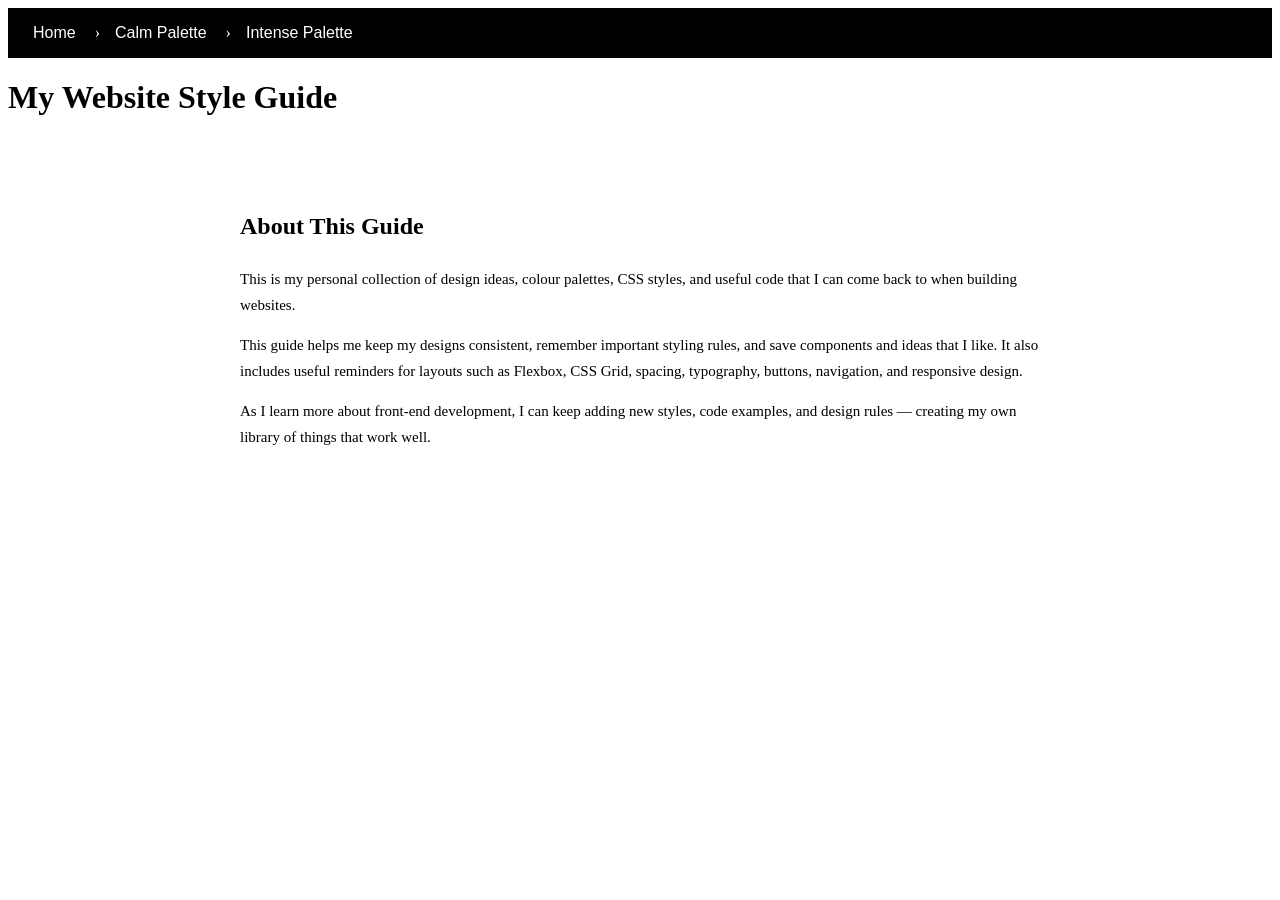
<file: index.html>
<!DOCTYPE html>
<html lang="en">

<head>
  <meta charset="UTF-8">
  <meta name="viewport" content="width=device-width, initial-scale=1.0">

  <title>My Website Style Guide</title>

  <link rel="stylesheet" href="style.css">

  <link rel="preconnect" href="https://fonts.googleapis.com">
  <link rel="preconnect" href="https://fonts.gstatic.com" crossorigin>

  <link href="https://fonts.googleapis.com/css2?family=Orbitron:wght@400;700&family=Space+Mono:wght@400;700&display=swap" rel="stylesheet">
</head>

<body>

  <nav class="palette-menu">
    <ul>
      <li><a href="index.html">Home</a></li>
      <li><a href="calm.html">Calm Palette</a></li>
      <li><a href="intense.html">Intense Palette</a></li>
    </ul>
  </nav>

  <h1>My Website Style Guide</h1>

  <section class="intro">
  <h2>About This Guide</h2>

  <p>
    This is my personal collection of design ideas, colour palettes, CSS styles,
    and useful code that I can come back to when building websites.
  </p>

  <p>
    This guide helps me keep my designs consistent, remember important styling
    rules, and save components and ideas that I like. It also includes useful
    reminders for layouts such as Flexbox, CSS Grid, spacing, typography,
    buttons, navigation, and responsive design.
  </p>

  <p>
    As I learn more about front-end development, I can keep adding new styles,
    code examples, and design rules — creating my own library of things that work well.
  </p>
</section>
  
</body>

</html>
</file>
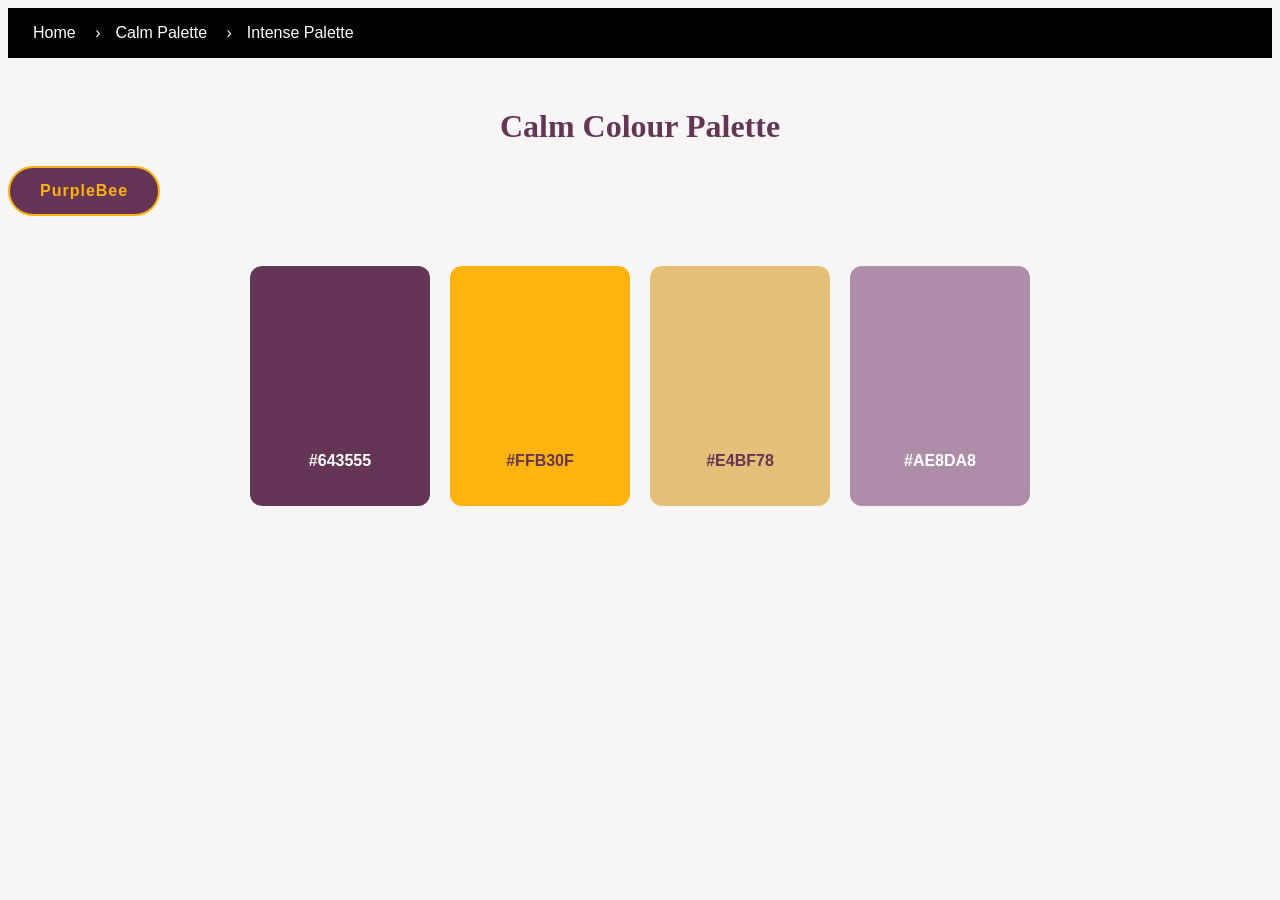
<file: calm.html>
<!DOCTYPE html>
<html lang="en">

<head>
  <meta charset="UTF-8">
  <meta name="viewport" content="width=device-width, initial-scale=1.0">

  <title>Calm Colour Palette</title>

  <link rel="stylesheet" href="style.css">
</head>

<body class="calm-page">

  <nav class="palette-menu">
    <ul>
      <li><a href="index.html">Home</a></li>
      <li><a href="calm.html">Calm Palette</a></li>
      <li><a href="intense.html">Intense Palette</a></li>
    </ul>
  </nav>

  <h1>Calm Colour Palette</h1>

  <button class="purplebee-button">PurpleBee</button>

  <section class="calm-colours">

    <div class="calm-colour purple">
      <p>#643555</p>
    </div>

    <div class="calm-colour yellow">
      <p>#FFB30F</p>
    </div>

    <div class="calm-colour beige">
      <p>#E4BF78</p>
    </div>

    <div class="calm-colour lavender">
      <p>#AE8DA8</p>
    </div>

  </section>

</body>

</html>

</body>
</html>
</file>
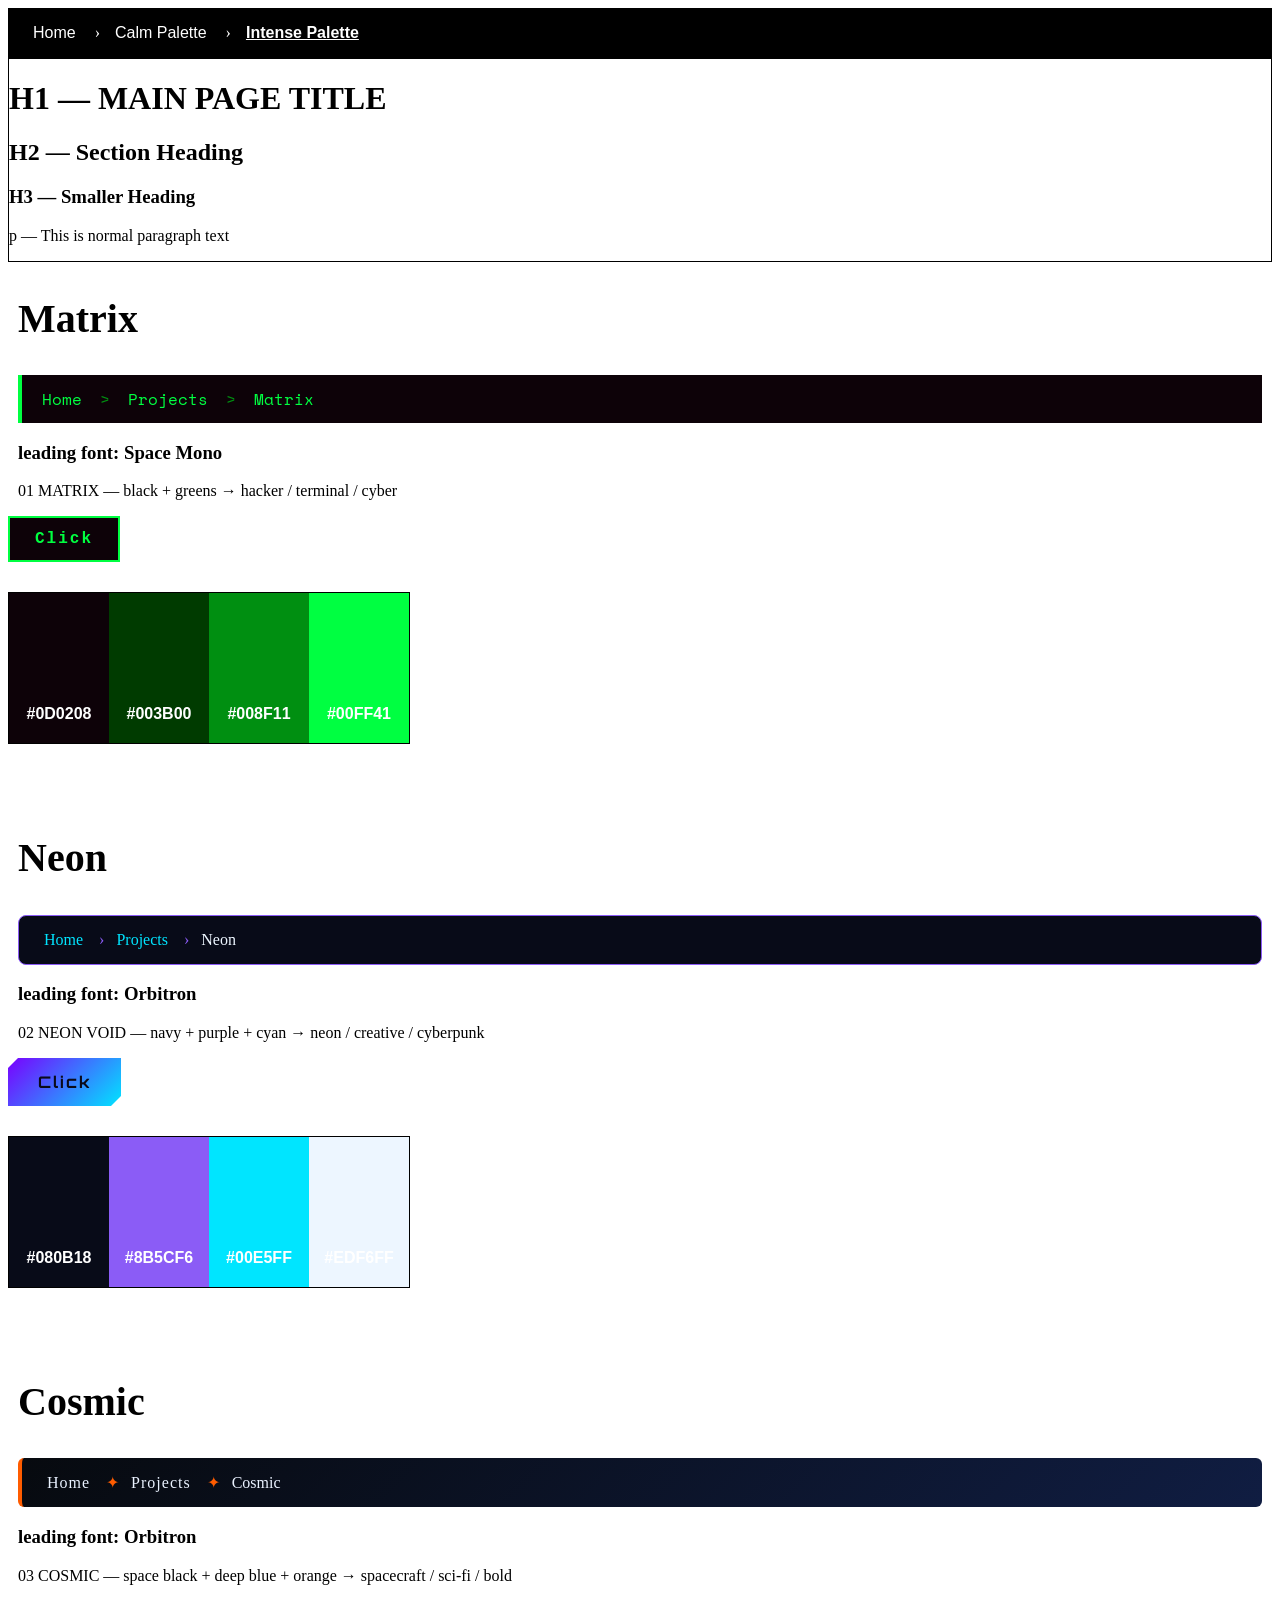
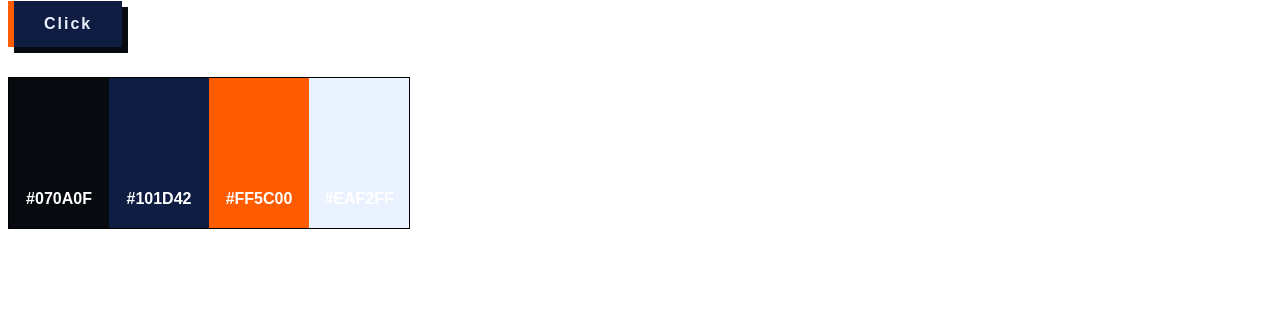
<file: intense.html>
<!DOCTYPE html>
<html>
<head>
  <link rel="stylesheet" href="style.css">

  <link rel="preconnect" href="https://fonts.googleapis.com">
  <link rel="preconnect" href="https://fonts.gstatic.com" crossorigin>

  <link href="https://fonts.googleapis.com/css2?family=Orbitron:wght@400;700&family=Space+Mono:wght@400;700&display=swap" rel="stylesheet">
  <title>Intense Colour Palette</title>
</head>

<nav class="palette-menu">
  <ul>
    <li><a href="index.html">Home</a></li>
    <li><a href="calm.html">Calm Palette</a></li>
    <li><a href="intense.html" class="active">Intense Palette</a></li>
  </ul>
</nav>
  
 <body>
<div class="heading">
      <h1>H1 — MAIN PAGE TITLE</h1>
      <h2>  H2 — Section Heading</h2>
      <h3>  H3 — Smaller Heading</h3>
      <p>   p  — This is normal paragraph text</p>
    </div>

    <div class= "heading-matrix">
    <h2 class= "h2h">Matrix</h2>

  <nav class="breadcrumb-matrix">
    <ul>
      <li><a href="#">Home</a></li>
      <li><a href="#">Projects</a></li>
      <li>Matrix</li>
    </ul>
  </nav>
      
    <h3>leading font: Space Mono</h3>
    <p>01 MATRIX — black + greens → hacker / terminal / cyber</p>
    </div>

    <div>
     <button class="btn-matrix">Click</button>
    </div>
  
  <div class="color-palette-matrix">
    <div class="color c1">
      <span>#0D0208</span>
    </div>

    <div class="color c2">
      <span>#003B00</span>
    </div>

    <div class="color c3">
      <span>#008F11</span>
    </div>

    <div class="color c4">
      <span>#00FF41</span>
      </div>
    </div>
    
    <div class="heading-neon">
      <h2 class="h2h">Neon</h2>

  <nav class="breadcrumb-neon">
    <ul>
      <li><a href="#">Home</a></li>
      <li><a href="#">Projects</a></li>
      <li>Neon</li>
    </ul>
  </nav>
      
      <h3>leading font: Orbitron</h3>
      <p>02 NEON VOID — navy + purple + cyan → neon / creative / cyberpunk</p>
    </div>

    <div>
     <button class="btn-neon">Click</button>
    </div>
    
    <div class="color-palette-neon">
      <div class="color cn1">
      <span>#080B18</span>
      </div>

      <div class="color cn2">
      <span>#8B5CF6</span>
      </div>

      <div class="color cn3">
      <span>#00E5FF</span>
      </div>

      <div class="color cn4">
      <span>#EDF6FF</span>
      </div>
    </div>

    <div class="heading-cosmic">
      <h2 class="h2h">Cosmic</h2>

   <nav class="breadcrumb-cosmic">
    <ul>
      <li><a href="#">Home</a></li>
      <li><a href="#">Projects</a></li>
      <li>Cosmic</li>
    </ul>
  </nav>
      
      <h3>leading font: Orbitron</h3>
      <p>03 COSMIC — space black + deep blue + orange → spacecraft / sci-fi / bold</p>
      </div>
    
      <div>
     <button class="btn-cosmic">Click</button>
      </div>

    <div class="color-palette-cosmic">
      
      <div class="color cc1">
        <span>#070A0F</span>
      </div>

      <div class="color cc2">
        <span>#101D42</span>
      </div>

    <div class="color cc3">
      <span>#FF5C00</span>
    </div>

    <div class="color cc4">
      <span>#EAF2FF</span>
    </div>
  </div>

</body>
</html>
</file>
<file: style.css>
body {
  background-color: white;
  font-family: Garamond, serif;
}

.h2h {
  font-weight: 900;
  color: #000;
  font-size: 40px;
}

.heading {
  border: 1px solid black;
}

.palette-menu {
  background-color: black;
  padding: 16px 25px;
}

.palette-menu .active {
  font-weight: bold;
  text-decoration: underline;
}

/* breadcrumb menu top of main page */

.palette-menu ul {
  list-style: none;
  margin: 0;
  padding: 0;
}

.palette-menu li {
  display: inline;
}

/* Breadcrumb separator */

.palette-menu li + li::before {
  content: "›";
  color: white;
  padding: 0 15px;
}

.palette-menu a {
  color: white;
  text-decoration: none;
  font-family: Arial, sans-serif;
}

.palette-menu a:hover {
  text-decoration: underline;
}

/* index page info text */

.intro {
  max-width: 800px;
  margin: 40px auto;
  padding: 30px;
  line-height: 1.7;
}

.intro h2 {
  margin-bottom: 20px;
}

.intro p {
  margin-bottom: 15px;
  font-size: 15px;
}

/* =========================
   CALM COLOUR PALETTE
========================= */

.calm-page {
  background-color: #f8f5f7;
  font-family: Arial, sans-serif;
}

.calm-page h1 {
  text-align: center;
  color: #643555;
  margin-top: 50px;
}


/* Colour palette container */

.calm-colours {
  display: flex;
  justify-content: center;
  gap: 20px;

  margin-top: 50px;
}


/* All colour boxes */

.calm-colour {
  width: 180px;
  height: 220px;

  display: flex;
  align-items: flex-end;
  justify-content: center;

  border-radius: 12px;
  padding-bottom: 20px;

  font-weight: bold;
}


/* Individual colours */

.purple {
  background-color: #643555;
  color: white;
}

.yellow {
  background-color: #FFB30F;
  color: #643555;
}

.beige {
  background-color: #E4BF78;
  color: #643555;
}

.lavender {
  background-color: #AE8DA8;
  color: white;
}

/*calm colour purplebee button */

.purplebee-button {
  background-color: #643555;
  color: #FFB30F;

  padding: 14px 30px;
  border: 2px solid #FFB30F;
  border-radius: 25px;

  font-size: 16px;
  font-weight: bold;
  letter-spacing: 1px;

  cursor: pointer;
  transition: 0.3s;
}

.purplebee-button:hover {
  background-color: #FFB30F;
  color: #643555;

  border-color: #643555;

  transform: translateY(-3px);
  box-shadow: 0 6px 15px #AE8DA8;
}

/*matrix style css code */

.heading-matrix {
  margin: 10px;
  text-align: left;
}

.btn-matrix {
  background-color: #0D0208;
  color: #00FF41;
  border: 2px solid #00FF41;
  padding: 12px 25px;

  font-family: monospace;
  font-size: 16px;
  font-weight: bold;
  letter-spacing: 2px;
  cursor: pointer;
  margin-bottom: 30px;
}

.btn-matrix:hover {
  background-color: #00FF41;
  color: #0D0208;
  box-shadow: 0 0 15px #00FF41;
  transition: 0.3s;
}

.breadcrumb-matrix {
  background-color: #0D0208;
  padding: 12px 20px;
  border-left: 4px solid #00FF41;
  font-family: 'Space Mono', monospace;
}

.breadcrumb-matrix ul {
  margin: 0;
  padding: 0;
}

.breadcrumb-matrix li {
  display: inline;
  color: #00FF41;
}

.breadcrumb-matrix li + li::before {
  content: " > ";
  color: #008F11;
  padding: 0 8px;
}

.breadcrumb-matrix a {
  color: #00FF41;
  text-decoration: none;
}

.breadcrumb-matrix a:hover {
  color: white;
  text-shadow: 0 0 8px #00FF41;
}

/*neon style css code */

.breadcrumb-neon {
  background-color: #080B18;
  padding: 15px 25px;
  border: 1px solid #8B5CF6;
  border-radius: 8px;
}

.breadcrumb-neon ul {
  list-style: none;
  margin: 0;
  padding: 0;
}

.breadcrumb-neon li {
  display: inline;
  color: #EDF6FF;
}

/* Adds › between breadcrumb items */
.breadcrumb-neon li + li::before {
  content: "›";
  color: #8B5CF6;
  padding: 0 12px;
}

.breadcrumb-neon a {
  color: #00E5FF;
  text-decoration: none;
  transition: 0.3s;
}

.breadcrumb-neon a:hover {
  color: #EDF6FF;
  text-shadow:
    0 0 5px #00E5FF,
    0 0 10px #00E5FF;
}

.btn-neon {
  background: linear-gradient(135deg, #7A00FF, #00E5FF);
  color: #0A0A1A;

  border: none;
  padding: 14px 30px;
  margin-bottom: 30px;

  font-family: 'Orbitron', sans-serif;
  font-size: 16px;
  font-weight: bold;
  letter-spacing: 2px;

  /* Cuts off two corners */
  clip-path: polygon(
    10px 0,
    100% 0,
    100% calc(100% - 10px),
    calc(100% - 10px) 100%,
    0 100%,
    0 10px
  );

  cursor: pointer;
  transition: 0.3s;
}

.btn-neon:hover {
  transform: translateY(-4px);

  box-shadow:
    5px 5px 0 #7A00FF,
    -5px -5px 0 #00E5FF;

  color: #F2F5FF;
}

/* comic starts here */

.breadcrumb-cosmic {
  background: linear-gradient(135deg, #070A0F, #101D42);
  padding: 15px 25px;
  border-left: 4px solid #FF5C00;
  border-radius: 6px;
}

.breadcrumb-cosmic ul {
  list-style: none;
  margin: 0;
  padding: 0;
}

.breadcrumb-cosmic li {
  display: inline;
  color: #EAF2FF;
}

/* Adds ✦ between breadcrumb items */
.breadcrumb-cosmic li + li::before {
  content: "✦";
  color: #FF5C00;
  padding: 0 12px;
}

.breadcrumb-cosmic a {
  color: #EAF2FF;
  text-decoration: none;
  letter-spacing: 1px;
  transition: 0.3s;
}

.breadcrumb-cosmic a:hover {
  color: #FF5C00;
  text-shadow:
    0 0 5px #FF5C00,
    0 0 12px #FF5C00;
}

.btn-cosmic {
  background-color: #101D42;
  color: #EAF2FF;

  border: none;
  border-left: 6px solid #FF5C00;

  padding: 14px 30px;
  margin-bottom: 30px;

  font-family: 'Oxanium', sans-serif;
  font-size: 16px;
  font-weight: bold;
  letter-spacing: 2px;

  cursor: pointer;
  transition: 0.3s;

  box-shadow: 6px 6px 0 #070A0F;
}

.btn-cosmic:hover {
  background-color: #FF5C00;
  color: #070A0F;

  border-left: 6px solid #EAF2FF;

  transform: translateX(6px);

  box-shadow: -6px 6px 0 #101D42;
}

.heading-neon {
  margin: 10px;
  text-align: left;
}

.heading-cosmic {
  margin: 10px;
  text-align: left;
}

h1 {
  font-family: Garamond;
}

h2 {
  font-family: Garamond, serif;
  font-weight: bold;
}

h3 {
  font-family: Garamond;
}

.color-palette-matrix {
  display: flex;
  width: 400px;
  height: 150px;
  border: 1px solid black;
  margin-bottom: 90px;
}

.color {
  flex: 1;
  display: flex;
  align-items: flex-end;
  justify-content: center;
  padding-bottom: 20px;
  color: white;
  font-family: Garamond , sans-serif;
  font-weight: bold;
}

.c1 {
  background-color: #0D0208;
}

.c2 {
  background-color: #003B00;
}

.c3 {
  background-color: #008F11;
}

.c4 {
  background-color: #00FF41;
}

.color-palette-neon {
  display: flex;
  width: 400px;
  height: 150px;
  border: 1px solid black;
  margin-bottom: 90px;
}

.color {
  flex: 1;
  display: flex;
  align-items: flex-end;
  justify-content: center;
  padding-bottom: 20px;
  color: white;
  font-family: Garamond, sans-serif;
  font-weight: bold;
}

.cn1 {
  background-color: #080B18;
}

.cn2 {
  background-color: #8B5CF6;
}

.cn3 {
  background-color: #00E5FF;
}

.cn4 {
  background-color: #EDF6FF;
}

/*cosmic style css code */

.color-palette-cosmic {
  display: flex;
  width: 400px;
  height: 150px;
  border: 1px solid black;
  margin-bottom: 90px;
}

.cc1 {
  background-color: #070A0F;
}

.cc2 {
  background-color: #101D42;
}

.cc3 {
  background-color: #FF5C00;
}

.cc4 {
  background-color: #EAF2FF;
}
</file>
